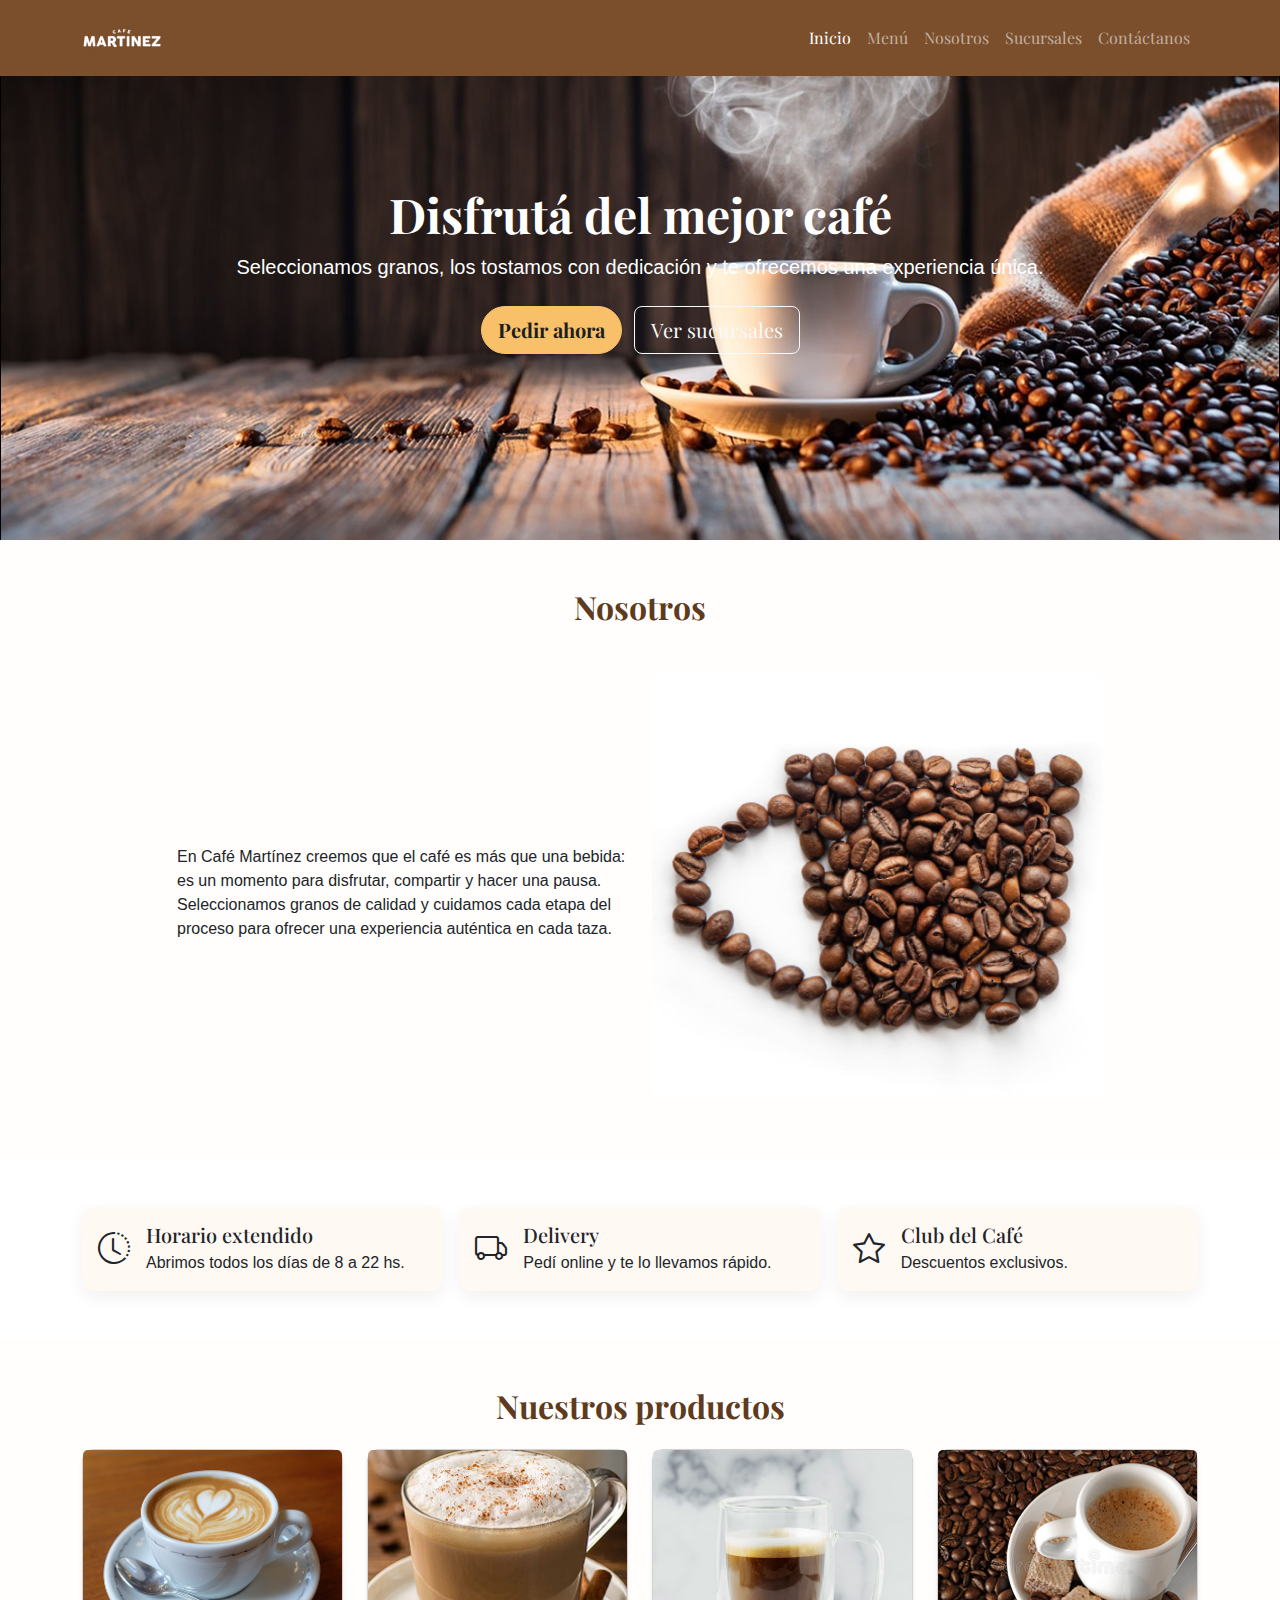
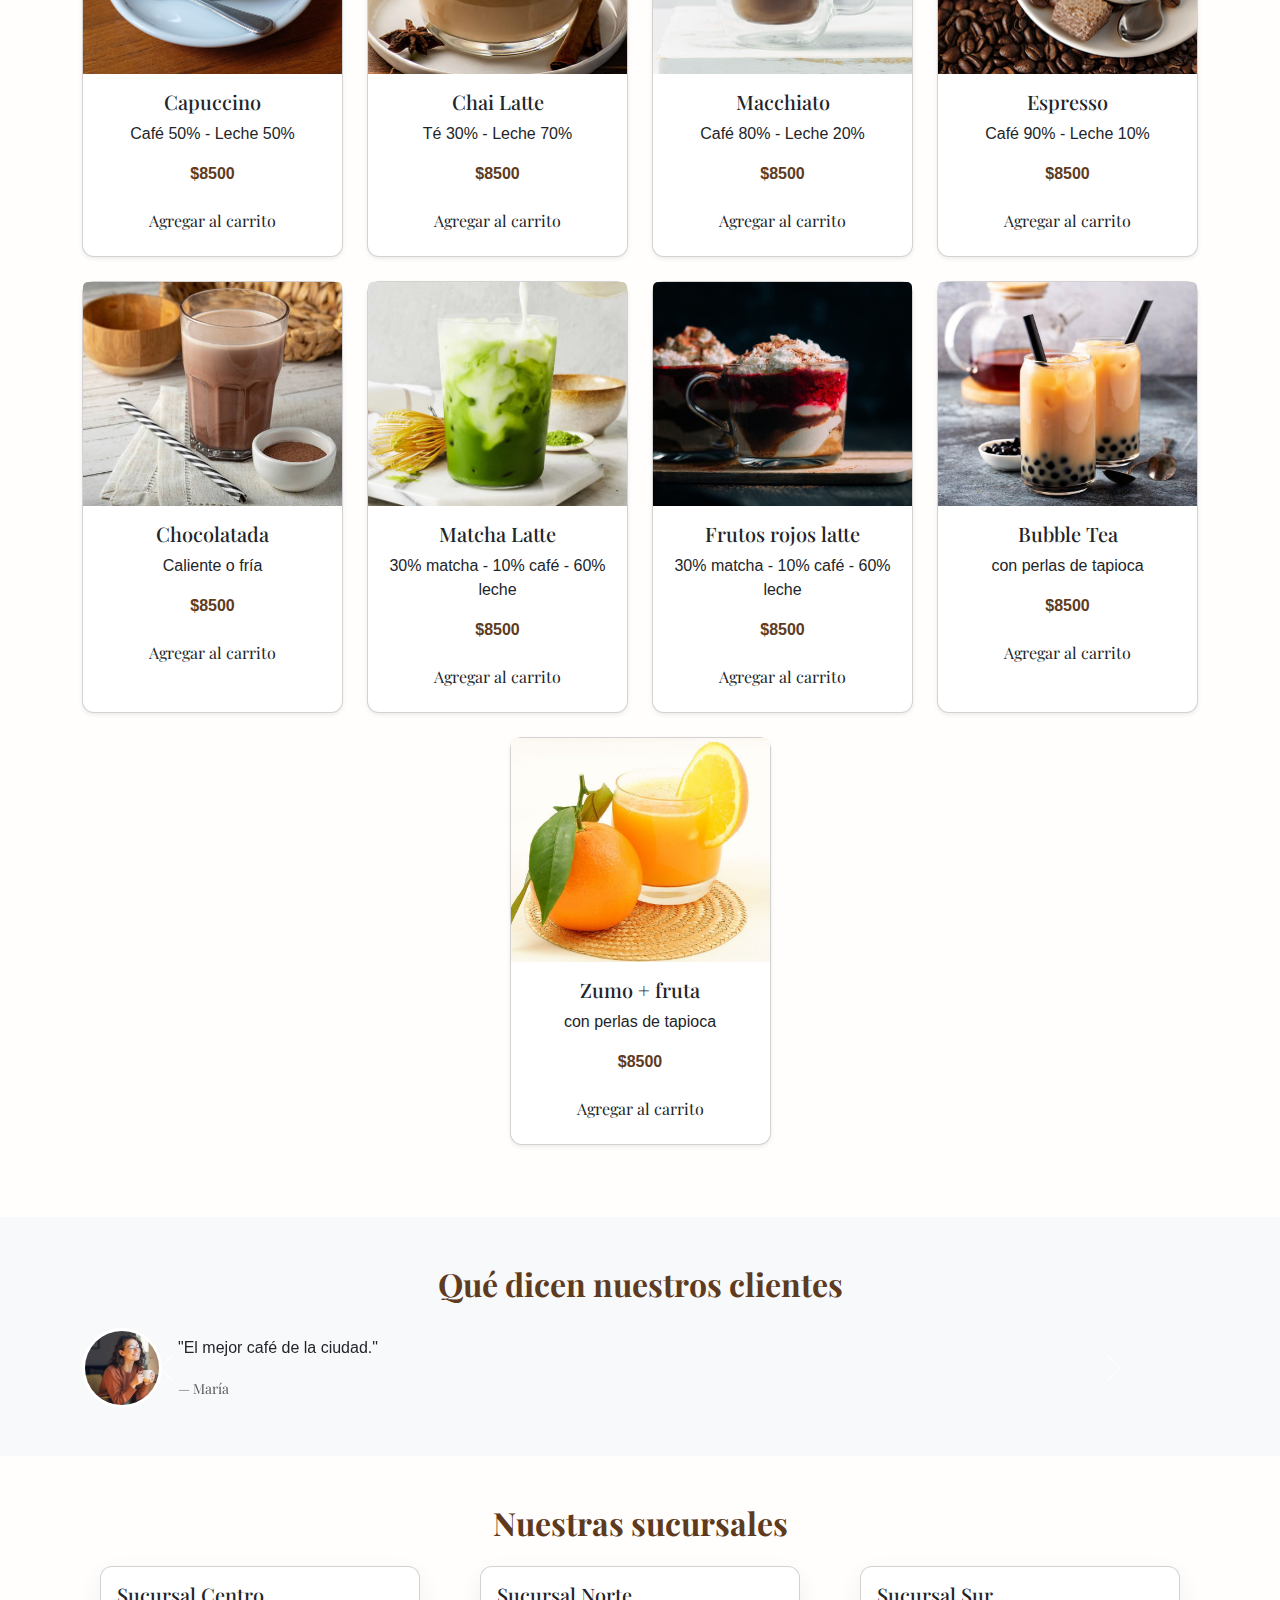
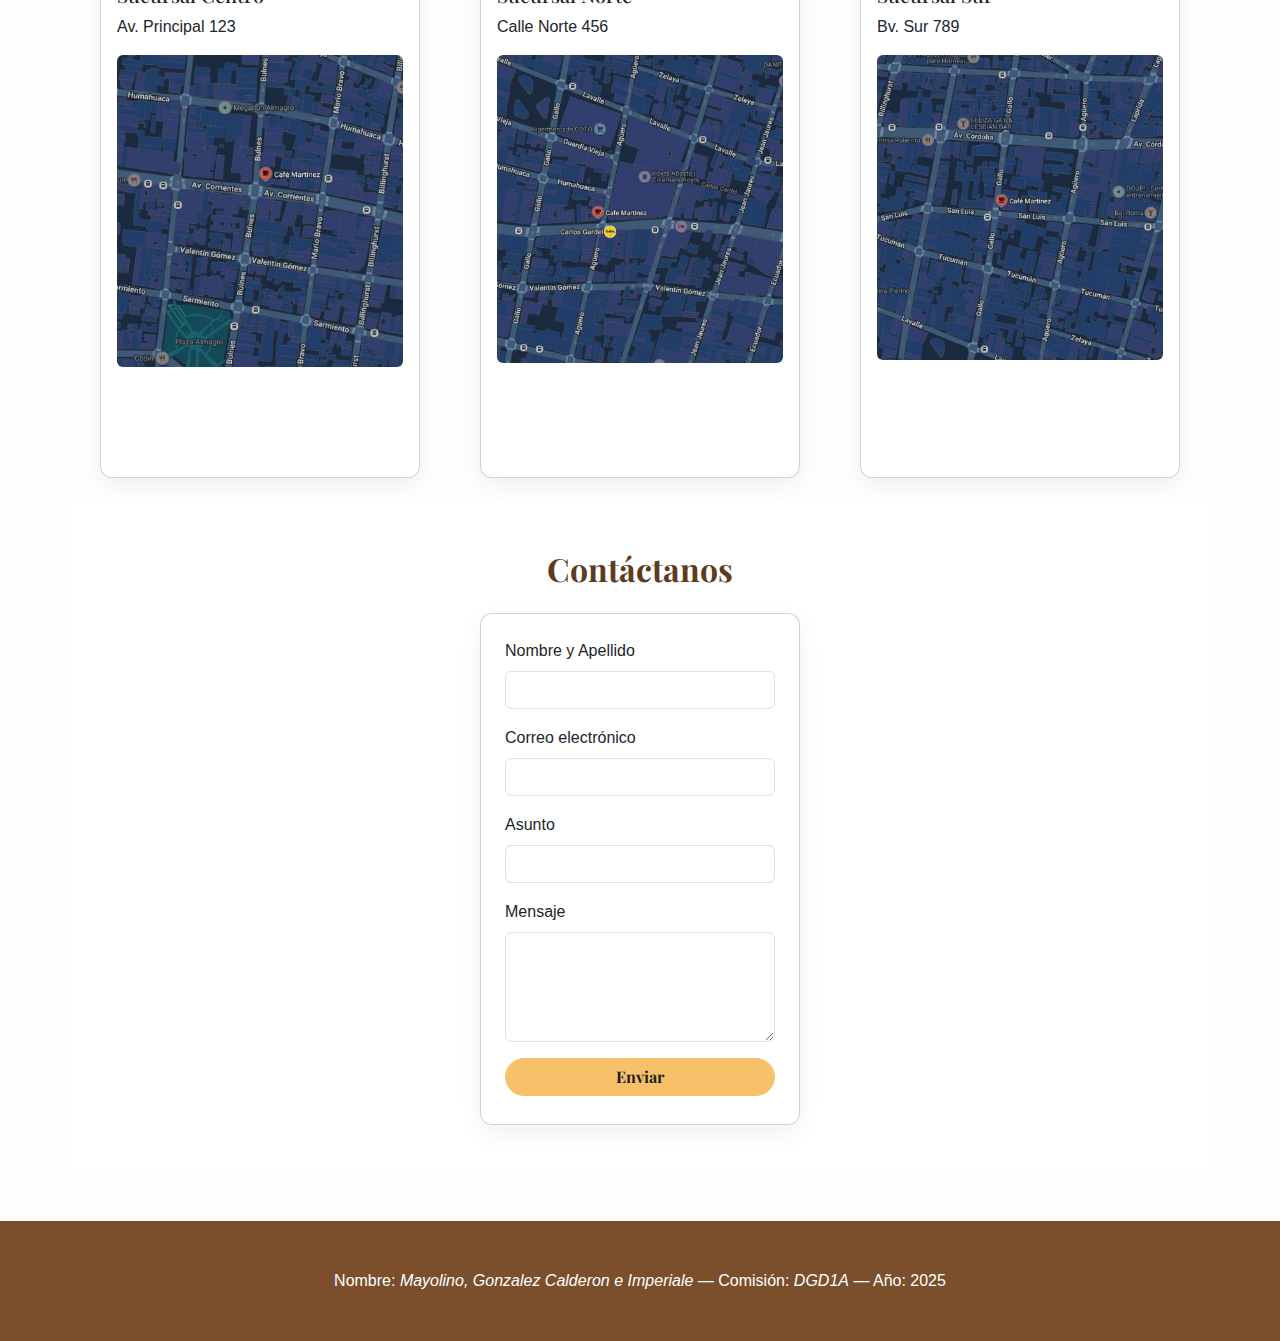
<file: index.html>
<!DOCTYPE html>
<html lang="es">
<head>
  <meta charset="utf-8" />
  <meta name="viewport" content="width=device-width, initial-scale=1" />
  <title>Café - Proyecto</title>

  <!-- Google Font -->
  <link href="https://fonts.googleapis.com/css2?family=Playfair+Display:wght@400;600;700&display=swap" rel="stylesheet">

  <!-- Bootstrap CSS -->
  <link href="https://cdn.jsdelivr.net/npm/bootstrap@5.3.2/dist/css/bootstrap.min.css" rel="stylesheet">

  <!-- Bootstrap Icons -->
  <link rel="stylesheet" href="https://cdn.jsdelivr.net/npm/bootstrap-icons@1.11.3/font/bootstrap-icons.css">

  <!-- CSS -->
  <link rel="stylesheet" href="style.css">

  
</head>

<body>

  <!-- NAV -->
  <header>
<nav class="navbar navbar-expand-lg navbar-dark bg-brown fixed-top">
      <div class="container">
        <a class="navbar-brand d-flex align-items-center" href="#">
          <img src="img/timthumb.png" alt="Logo Café" class="logo_cf me-2">
        </a>

        <button class="navbar-toggler" type="button" data-bs-toggle="collapse" data-bs-target="#mainNav">
          <span class="navbar-toggler-icon"></span>
        </button>

        <div class="collapse navbar-collapse" id="mainNav">
          <ul class="navbar-nav ms-auto">
            <li class="nav-item"><a class="nav-link active" href="#inicio">Inicio</a></li>
            <li class="nav-item"><a class="nav-link" href="#productos">Menú</a></li>
            <li class="nav-item"><a class="nav-link" href="#nosotros">Nosotros</a></li>
            <li class="nav-item"><a class="nav-link" href="#sucursales">Sucursales</a></li>
            <li class="nav-item"><a class="nav-link" href="#contacto">Contáctanos</a></li>
          </ul>
        </div>
      </div>
    </nav>
  </header>

  <!-- HERO -->
  <main>
    <section id="inicio" class="hero d-flex align-items-center">
      <div class="container text-center">
        <h1 class="display-5 fw-bold">Disfrutá del mejor café</h1>
        <p class="lead mb-4">Seleccionamos granos, los tostamos con dedicación y te ofrecemos una experiencia única.</p>
        <a href="#productos" class="btn btn-lg btn-cta me-2">Pedir ahora</a>
        <a href="#sucursales" class="btn btn-outline-light btn-lg">Ver sucursales</a>
      </div>
    </section>

    <!-- NOSOTROS -->
<section id="nosotros" class="py-5">
  <div class="container">

    <h2 class="title2 text-center mb-5">Nosotros</h2>

    <div class="row align-items-center justify-content-center g-4">

      <!-- TEXTO -->
      <div class="col-md-5">
        <p class="mb-0">
          En Café Martínez creemos que el café es más que una bebida: es un momento
          para disfrutar, compartir y hacer una pausa. Seleccionamos granos de
          calidad y cuidamos cada etapa del proceso para ofrecer una experiencia
          auténtica en cada taza.
        </p>
      </div>

      <!-- IMAGEN -->
      <div class="col-md-5">
        <img
          src="img/Mask group.jpg"
          class="img-fluid rounded"
          alt="Preparación de café"
        >
      </div>

    </div>

  </div>
</section>


    <!-- PASTILLAS -->
    <section class="py-5 bg-white">
      <div class="container">
        <div class="row g-3 justify-content-center">

          <div class="col-12 col-sm-6 col-md-4">
            <div class="info-pill p-3 d-flex gap-3">
              <i class="bi bi-clock-history fs-2"></i>
              <div>
                <h5 class="mb-1">Horario extendido</h5>
                <p class="small mb-0">Abrimos todos los días de 8 a 22 hs.</p>
              </div>
            </div>
          </div>

          <div class="col-12 col-sm-6 col-md-4">
            <div class="info-pill p-3 d-flex gap-3">
              <i class="bi bi-truck fs-2"></i>
              <div>
                <h5 class="mb-1">Delivery</h5>
                <p class="small mb-0">Pedí online y te lo llevamos rápido.</p>
              </div>
            </div>
          </div>

          <div class="col-12 col-sm-6 col-md-4">
            <div class="info-pill p-3 d-flex gap-3 pointer" data-bs-toggle="modal" data-bs-target="#infoModal">
              <i class="bi bi-star fs-2"></i>
              <div>
                <h5 class="mb-1">Club del Café</h5>
                <p class="small mb-0">Descuentos exclusivos.</p>
              </div>
            </div>
          </div>

        </div>
      </div>
    </section>

    <!-- MODAL -->
    <div class="modal fade" id="infoModal" tabindex="-1">
      <div class="modal-dialog modal-dialog-centered">
        <div class="modal-content">
          <div class="modal-header">
            <h5 class="modal-title">Club del Café</h5>
            <button type="button" class="btn-close" data-bs-dismiss="modal"></button>
          </div>
          <div class="modal-body">
            <p>Accedé a descuentos mensuales y beneficios especiales.</p>
          </div>
        </div>
      </div>
    </div>

    <!-- PRODUCTOS -->
<section id="productos" class="py-5 center-cards">
  <div class="container">
    <h2 class="title2 text-center mb-4">Nuestros productos</h2>

    <!-- ROW para las cards -->
    <div class="row" id="lista-productos">
      <!-- Aquí JS insertará las columnas con productos -->
    </div>

  </div>
</section>


    <!-- TESTIMONIALES -->
    <section class="py-5 bg-light">
      <div class="container">
        <h2 class="title2 text-center mb-4">Qué dicen nuestros clientes</h2>

        <div id="testimonialsCarousel" class="carousel slide" data-bs-ride="carousel">
          <div class="carousel-inner">

            <div class="carousel-item active">
              <div class="d-flex flex-column flex-md-row align-items-center gap-3">
                <img src="img/persona1.jpg" class="testimonial-img rounded-circle">
                <div>
                  <p>"El mejor café de la ciudad."</p>
                  <small class="text-muted">— María</small>
                </div>
              </div>
            </div>

            <div class="carousel-item">
              <div class="d-flex flex-column flex-md-row align-items-center gap-3">
                <img src="img/person2.jpg" class="testimonial-img rounded-circle">
                <div>
                  <p>"Excelente atención."</p>
                  <small class="text-muted">— Juan</small>
                </div>
              </div>
            </div>

            <div class="carousel-item">
              <div class="d-flex flex-column flex-md-row align-items-center gap-3">
                <img src="img/person3.jpg" class="testimonial-img rounded-circle">
                <div>
                  <p>"Las nuevas variedades son increíbles."</p>
                  <small class="text-muted">— Laura</small>
                </div>
              </div>
            </div>

          </div>

          <button class="carousel-control-prev" type="button" data-bs-target="#testimonialsCarousel" data-bs-slide="prev">
            <span class="carousel-control-prev-icon"></span>
          </button>

          <button class="carousel-control-next" type="button" data-bs-target="#testimonialsCarousel" data-bs-slide="next">
            <span class="carousel-control-next-icon"></span>
          </button>
        </div>

      </div>
    </section>

    <!-- SUCURSALES -->
<section id="sucursales" class="py-5 center-cards">
      <div class="container">
        <h2 class="title2 text-center mb-4">Nuestras sucursales</h2>
<div class="row g-4 justify-content-center">

  <div class="col-md-4">
    <div class="card p-3">

      <h5>Sucursal Centro</h5>
      <p class="small">Av. Principal 123</p>

      <a
        href="https://www.google.com/maps/place/Cafe+Martinez/@-34.6039401,-58.4165959,17z/data=!4m10!1m2!2m1!1scafe+martinez+av+principal+123!3m6!1s0x95bcca8b7c33cd41:0x40c6812f67fb0296!8m2!3d-34.6039401!4d-58.4118323!15sCh5jYWZlIG1hcnRpbmV6IGF2IHByaW5jaXBhbCAxMjMiA4gBAVogIh5jYWZlIG1hcnRpbmV6IGF2IHByaW5jaXBhbCAxMjOSAQxlc3ByZXNzb19iYXKaASRDaGREU1VoTk1HOW5TMFZKUTBGblNVTmxhelkyT1hkUlJSQULgAQD6AQQIABAs!16s%2Fg%2F11c1mqyrv_?entry=ttu&g_ep=EgoyMDI1MTIwOS4wIKXMDSoASAFQAw%3D%3D"
        target="_blank"
        rel="noopener noreferrer"
      >
        <img src="img/ubicacion1.jpg" class="img-fluid rounded" alt="Mapa sucursal centro">
      </a>

    </div>
  </div>

  <div class="col-md-4">
    <div class="card p-3">

      <h5>Sucursal Norte</h5>
      <p class="small">Calle Norte 456</p>

      <a
        href="https://www.google.com/maps/place/Caf%C3%A9+Mart%C3%ADnez/@-34.6033193,-58.4225932,17z/data=!4m10!1m2!2m1!1scafe+martinez+av+principal+123!3m6!1s0x95bcca61fa902165:0x23f14fcc1679f722!8m2!3d-34.6033193!4d-58.4178296![base64]!16s%2Fg%2F11bxf2yznb?entry=ttu&g_ep=EgoyMDI1MTIwOS4wIKXMDSoASAFQAw%3D%3D"
        target="_blank"
        rel="noopener noreferrer"
      >
        <img src="img/ubicacion2.jpg" class="img-fluid rounded" alt="Mapa sucursal norte">
      </a>

    </div>
  </div>

<div class="col-md-4">
  <div class="card p-3">

    <h5>Sucursal Sur</h5>
    <p class="small">Bv. Sur 789</p>

    <a
      href="https://www.google.com/maps/place/Caf%C3%A9+Mart%C3%ADnez/@-34.5991745,-58.4167671,17z/data=!4m10!1m2!2m1!1scafe+martinez+av+principal+123!3m6!1s0x95bccb007119c24b:0x2826c8c131fb310c!8m2!3d-34.5991745!4d-58.4120035!15sCh5jYWZlIG1hcnRpbmV6IGF2IHByaW5jaXBhbCAxMjMiA4gBAVogIh5jYWZlIG1hcnRpbmV6IGF2IHByaW5jaXBhbCAxMjOSAQtjb2ZmZWVfc2hvcJoBJENoZERTVWhOTUc5blMwVkpRMEZuVFVOdk9XWjZaSGQzUlJBQuABAPoBBAgkEBk!16s%2Fg%2F11y62fvzkn?entry=ttu&g_ep=EgoyMDI1MTIwOS4wIKXMDSoASAFQAw%3D%3D"
      target="_blank"
      rel="noopener noreferrer"
    >
      <img src="img/ubicacion3.jpg" class="img-fluid rounded" alt="Mapa sucursal sur">
    </a>

  </div>
</div>

    <!-- CONTACTO -->
<section id="contacto" class="py-5 bg-white center-cards">      <div class="container">
        <h2 class="title2 text-center mb-4">Contáctanos</h2>

        <div class="row justify-content-center">
          <div class="col-md-8">
            <form id="contactForm" class="needs-validation card p-4" novalidate>

              <div class="mb-3">
                <label class="form-label">Nombre y Apellido</label>
                <input type="text" class="form-control" required>
                <div class="invalid-feedback">Ingresá tu nombre.</div>
              </div>

              <div class="mb-3">
                <label class="form-label">Correo electrónico</label>
                <input type="email" class="form-control" required>
                <div class="invalid-feedback">Correo inválido.</div>
              </div>

              <div class="mb-3">
                <label class="form-label">Asunto</label>
                <input type="text" class="form-control" required>
                <div class="invalid-feedback">Especificá el asunto.</div>
              </div>

              <div class="mb-3">
                <label class="form-label">Mensaje</label>
                <textarea class="form-control" rows="4" required></textarea>
                <div class="invalid-feedback">Escribí un mensaje.</div>
              </div>

<button class="btn btn-primary">Enviar</button>

            </form>
          </div>
        </div>

      </div>
    </section>

    <!-- CARRITO STICKY -->
    <div class="sticky-cart" id="stickyCart">
      <div class="container">
        <div class="cart-inner d-flex justify-content-between">
          <div class="flex-grow-1">
            <h6>Resumen del carrito <span class="badge bg-light text-dark" id="cartCount">0</span></h6>
            <div id="cartItems"></div>
          </div>

          <div class="text-end ms-3">
            <div>Total: <span id="cartTotal" class="fw-bold">$0</span></div>
            <button id="clearCartBtn" class="btn btn-sm btn-light mt-2">Vaciar</button>
          </div>
        </div>
      </div>
    </div>

  </main>

  <!-- FOOTER -->
  <footer class="py-5 bg-brown text-white">
    <div class="container">
      <div class="text-center small">
        Nombre: <em>Mayolino, Gonzalez Calderon e Imperiale</em> — Comisión: <em>DGD1A</em> — Año: 2025
      </div>
    </div>
  </footer>

  <!-- Bootstrap JS -->
  <script src="https://cdn.jsdelivr.net/npm/bootstrap@5.3.2/dist/js/bootstrap.bundle.min.js"></script>

  <!-- JS propio -->
<script src="productos.js"></script>
<script src="contacto.js"></script>


  

</body>
</html>
</file>
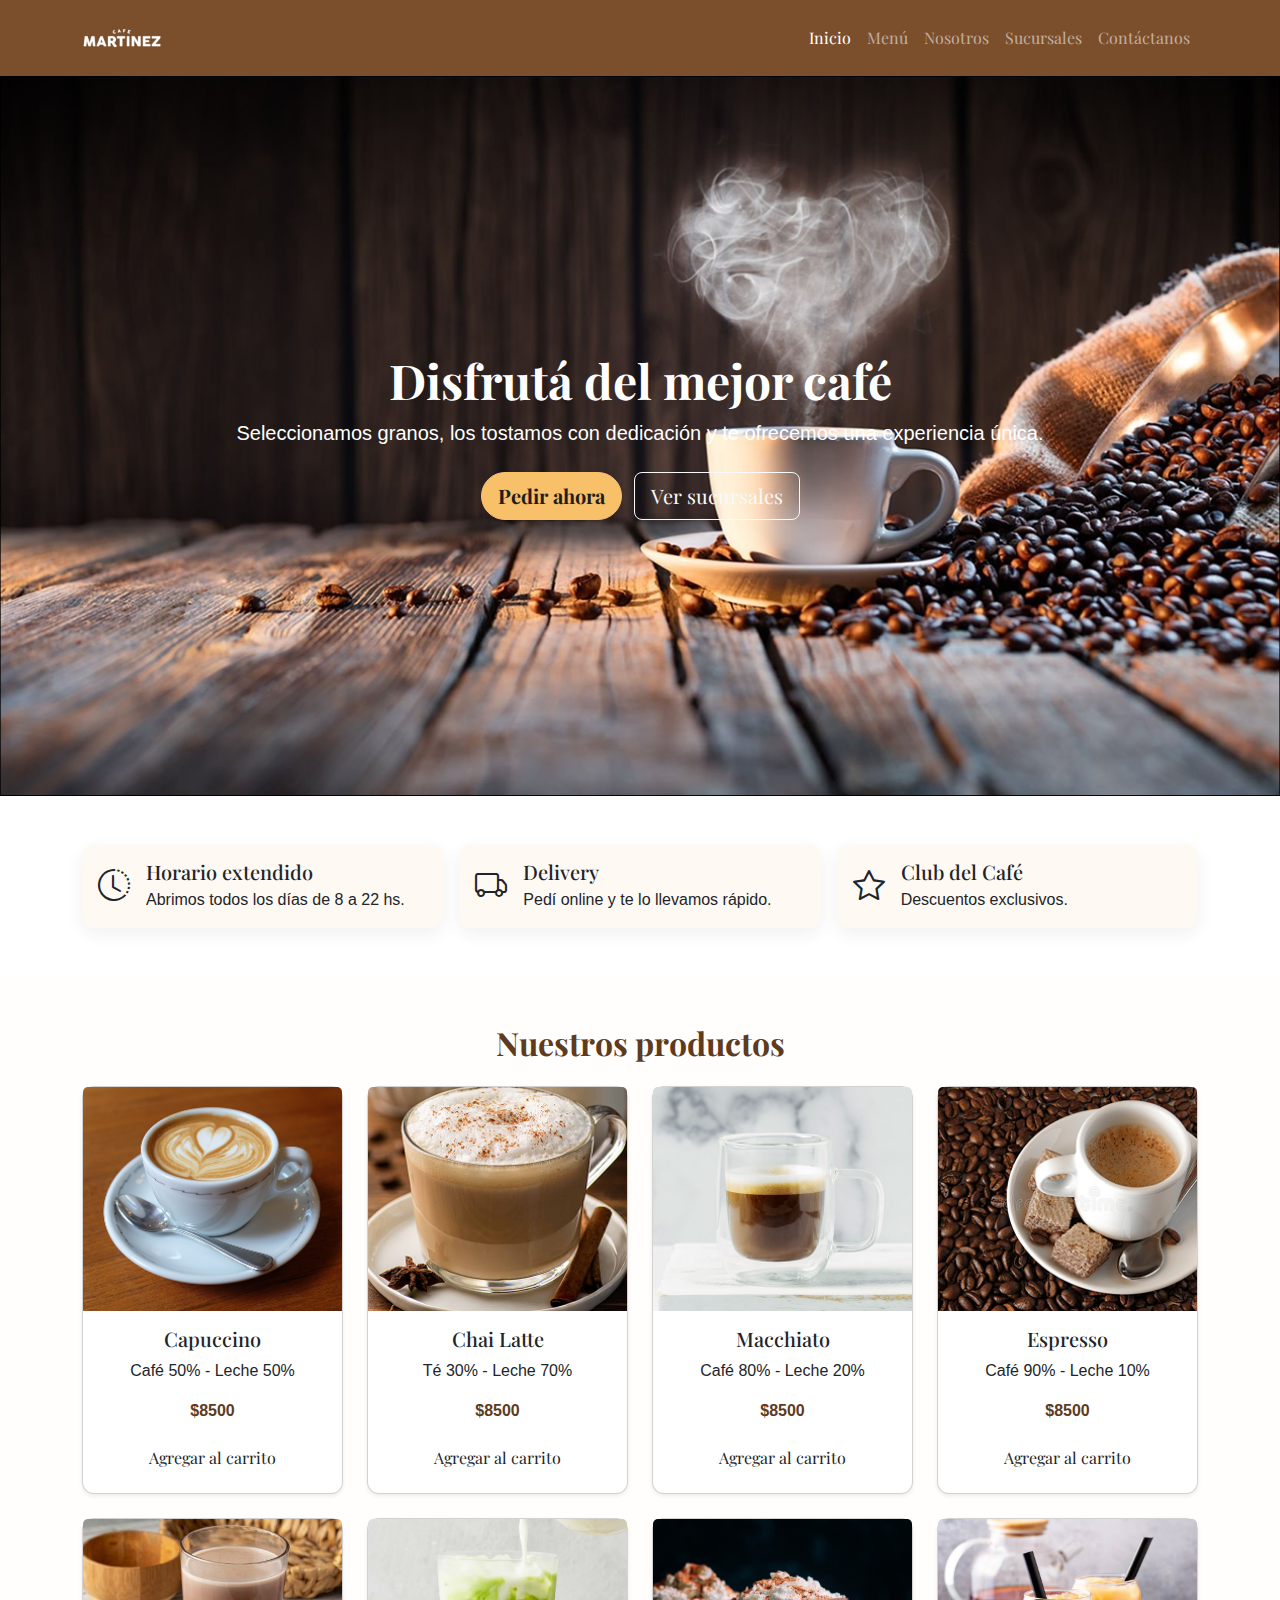
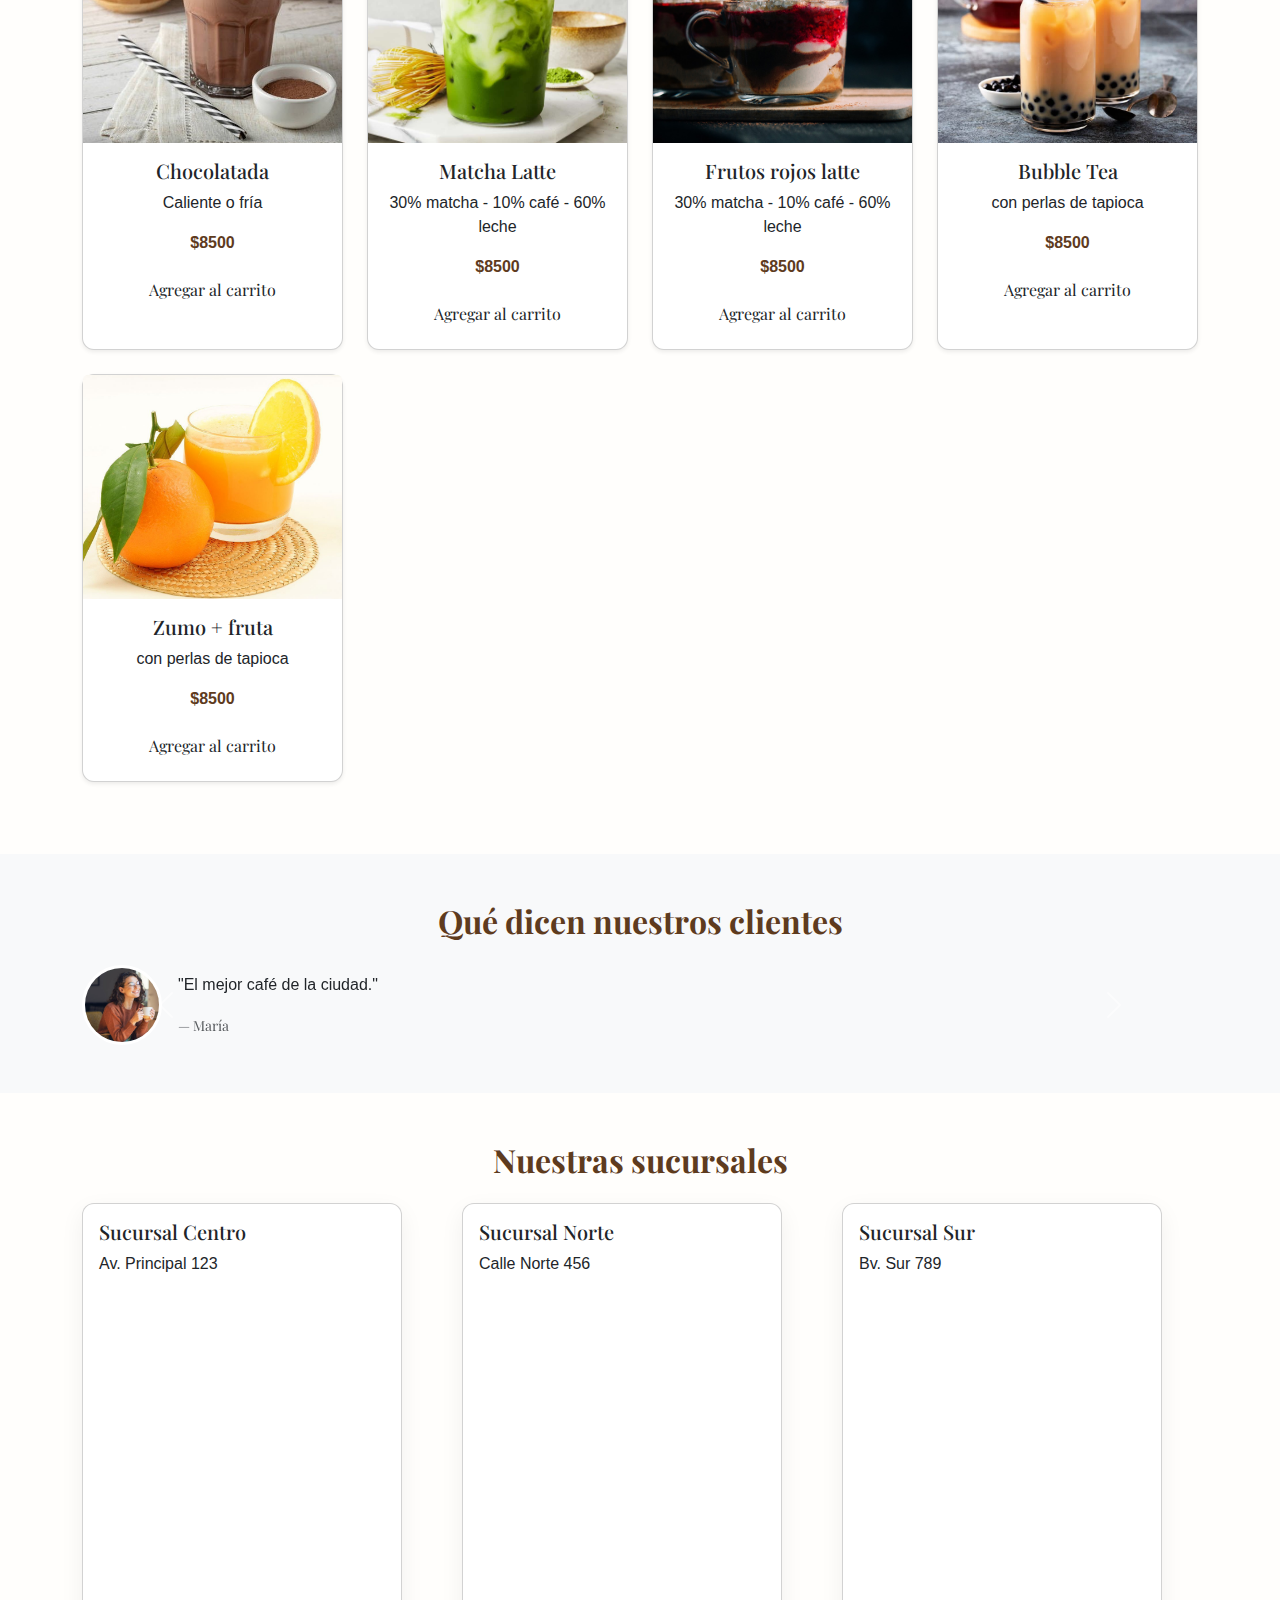
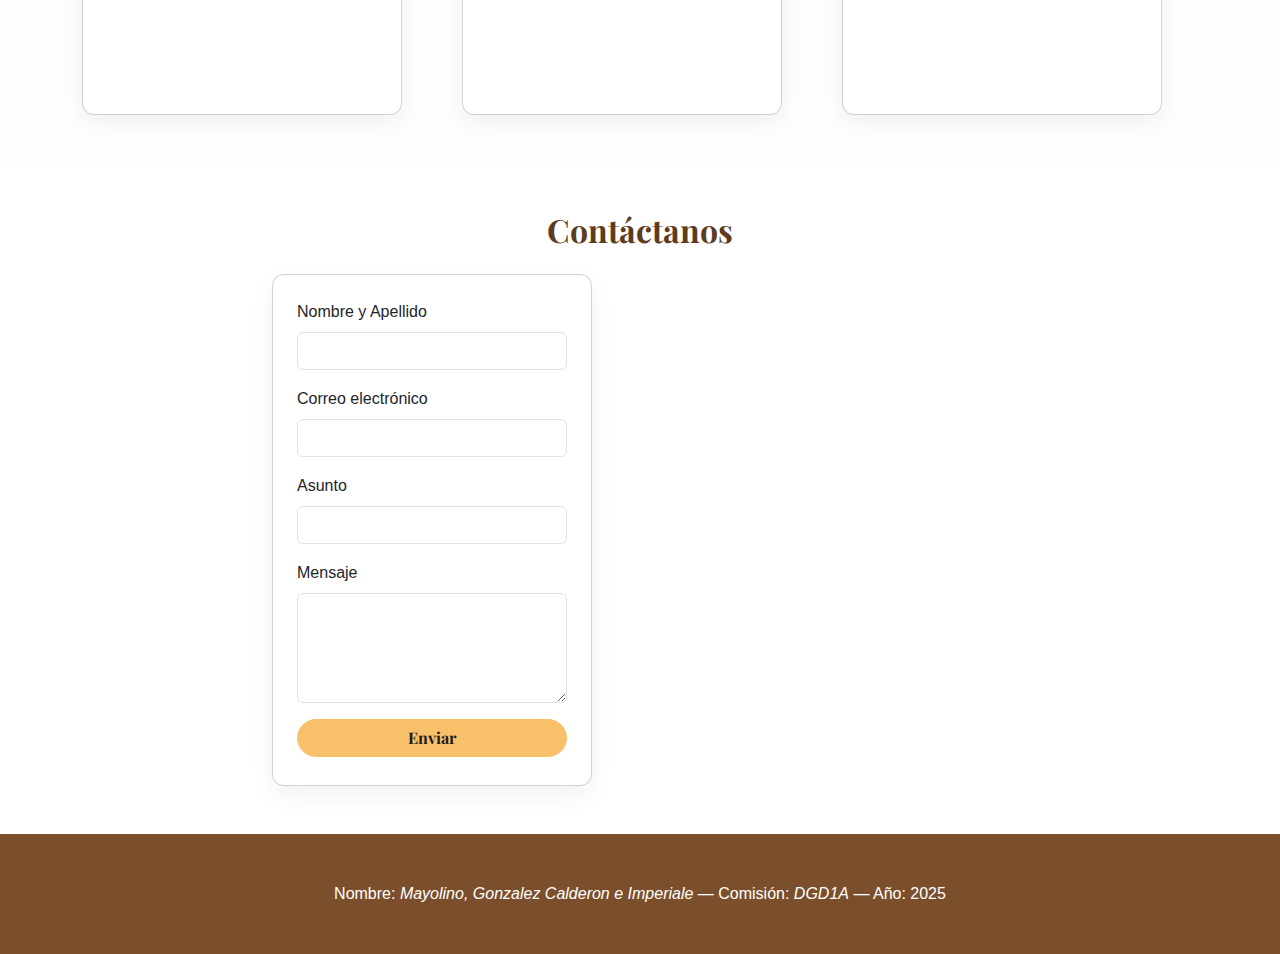
<file: TP_FINAL/index.html>
<!DOCTYPE html>
<html lang="es">
<head>
  <meta charset="utf-8" />
  <meta name="viewport" content="width=device-width, initial-scale=1" />
  <title>Café - Proyecto</title>

  <!-- Google Font -->
  <link href="https://fonts.googleapis.com/css2?family=Playfair+Display:wght@400;600;700&display=swap" rel="stylesheet">

  <!-- Bootstrap CSS -->
  <link href="https://cdn.jsdelivr.net/npm/bootstrap@5.3.2/dist/css/bootstrap.min.css" rel="stylesheet">

  <!-- Bootstrap Icons -->
  <link rel="stylesheet" href="https://cdn.jsdelivr.net/npm/bootstrap-icons@1.11.3/font/bootstrap-icons.css">

  <!-- CSS -->
  <link rel="stylesheet" href="style.css">

  
</head>

<body>

  <!-- NAV -->
  <header>
    <nav class="navbar navbar-expand-lg navbar-dark bg-brown">
      <div class="container">
        <a class="navbar-brand d-flex align-items-center" href="#">
          <img src="img/timthumb.png" alt="Logo Café" class="logo_cf me-2">
        </a>

        <button class="navbar-toggler" type="button" data-bs-toggle="collapse" data-bs-target="#mainNav">
          <span class="navbar-toggler-icon"></span>
        </button>

        <div class="collapse navbar-collapse" id="mainNav">
          <ul class="navbar-nav ms-auto">
            <li class="nav-item"><a class="nav-link active" href="#inicio">Inicio</a></li>
            <li class="nav-item"><a class="nav-link" href="#productos">Menú</a></li>
            <li class="nav-item"><a class="nav-link" href="#nosotros">Nosotros</a></li>
            <li class="nav-item"><a class="nav-link" href="#sucursales">Sucursales</a></li>
            <li class="nav-item"><a class="nav-link" href="#contacto">Contáctanos</a></li>
          </ul>
        </div>
      </div>
    </nav>
  </header>

  <!-- HERO -->
  <main>
    <section id="inicio" class="hero d-flex align-items-center">
      <div class="container text-center">
        <h1 class="display-5 fw-bold">Disfrutá del mejor café</h1>
        <p class="lead mb-4">Seleccionamos granos, los tostamos con dedicación y te ofrecemos una experiencia única.</p>
        <a href="#productos" class="btn btn-lg btn-cta me-2">Pedir ahora</a>
        <a href="#sucursales" class="btn btn-outline-light btn-lg">Ver sucursales</a>
      </div>
    </section>

    <!-- PASTILLAS -->
    <section class="py-5 bg-white">
      <div class="container">
        <div class="row g-3 justify-content-center">

          <div class="col-12 col-sm-6 col-md-4">
            <div class="info-pill p-3 d-flex gap-3">
              <i class="bi bi-clock-history fs-2"></i>
              <div>
                <h5 class="mb-1">Horario extendido</h5>
                <p class="small mb-0">Abrimos todos los días de 8 a 22 hs.</p>
              </div>
            </div>
          </div>

          <div class="col-12 col-sm-6 col-md-4">
            <div class="info-pill p-3 d-flex gap-3">
              <i class="bi bi-truck fs-2"></i>
              <div>
                <h5 class="mb-1">Delivery</h5>
                <p class="small mb-0">Pedí online y te lo llevamos rápido.</p>
              </div>
            </div>
          </div>

          <div class="col-12 col-sm-6 col-md-4">
            <div class="info-pill p-3 d-flex gap-3 pointer" data-bs-toggle="modal" data-bs-target="#infoModal">
              <i class="bi bi-star fs-2"></i>
              <div>
                <h5 class="mb-1">Club del Café</h5>
                <p class="small mb-0">Descuentos exclusivos.</p>
              </div>
            </div>
          </div>

        </div>
      </div>
    </section>

    <!-- MODAL -->
    <div class="modal fade" id="infoModal" tabindex="-1">
      <div class="modal-dialog modal-dialog-centered">
        <div class="modal-content">
          <div class="modal-header">
            <h5 class="modal-title">Club del Café</h5>
            <button type="button" class="btn-close" data-bs-dismiss="modal"></button>
          </div>
          <div class="modal-body">
            <p>Accedé a descuentos mensuales y beneficios especiales.</p>
          </div>
        </div>
      </div>
    </div>

    <!-- PRODUCTOS -->
<section id="productos" class="py-5">
  <div class="container">
    <h2 class="title2 text-center mb-4">Nuestros productos</h2>

    <!-- ROW para las cards -->
    <div class="row" id="lista-productos">
      <!-- Aquí JS insertará las columnas con productos -->
    </div>

  </div>
</section>


    <!-- TESTIMONIALES -->
    <section class="py-5 bg-light">
      <div class="container">
        <h2 class="title2 text-center mb-4">Qué dicen nuestros clientes</h2>

        <div id="testimonialsCarousel" class="carousel slide" data-bs-ride="carousel">
          <div class="carousel-inner">

            <div class="carousel-item active">
              <div class="d-flex flex-column flex-md-row align-items-center gap-3">
                <img src="img/persona1.jpg" class="testimonial-img rounded-circle">
                <div>
                  <p>"El mejor café de la ciudad."</p>
                  <small class="text-muted">— María</small>
                </div>
              </div>
            </div>

            <div class="carousel-item">
              <div class="d-flex flex-column flex-md-row align-items-center gap-3">
                <img src="img/person2.jpg" class="testimonial-img rounded-circle">
                <div>
                  <p>"Excelente atención."</p>
                  <small class="text-muted">— Juan</small>
                </div>
              </div>
            </div>

            <div class="carousel-item">
              <div class="d-flex flex-column flex-md-row align-items-center gap-3">
                <img src="img/person3.jpg" class="testimonial-img rounded-circle">
                <div>
                  <p>"Las nuevas variedades son increíbles."</p>
                  <small class="text-muted">— Laura</small>
                </div>
              </div>
            </div>

          </div>

          <button class="carousel-control-prev" type="button" data-bs-target="#testimonialsCarousel" data-bs-slide="prev">
            <span class="carousel-control-prev-icon"></span>
          </button>

          <button class="carousel-control-next" type="button" data-bs-target="#testimonialsCarousel" data-bs-slide="next">
            <span class="carousel-control-next-icon"></span>
          </button>
        </div>

      </div>
    </section>

    <!-- SUCURSALES -->
    <section id="sucursales" class="py-5">
      <div class="container">
        <h2 class="title2 text-center mb-4">Nuestras sucursales</h2>

        <div class="row g-4 justify-content-center">
          <div class="col-md-4"><div class="card p-3"><h5>Sucursal Centro</h5><p class="small">Av. Principal 123</p></div></div>
          <div class="col-md-4"><div class="card p-3"><h5>Sucursal Norte</h5><p class="small">Calle Norte 456</p></div></div>
          <div class="col-md-4"><div class="card p-3"><h5>Sucursal Sur</h5><p class="small">Bv. Sur 789</p></div></div>
        </div>
      </div>
    </section>

    <!-- CONTACTO -->
    <section id="contacto" class="py-5 bg-white">
      <div class="container">
        <h2 class="title2 text-center mb-4">Contáctanos</h2>

        <div class="row justify-content-center">
          <div class="col-md-8">
            <form id="contactForm" class="needs-validation card p-4" novalidate>

              <div class="mb-3">
                <label class="form-label">Nombre y Apellido</label>
                <input type="text" class="form-control" required>
                <div class="invalid-feedback">Ingresá tu nombre.</div>
              </div>

              <div class="mb-3">
                <label class="form-label">Correo electrónico</label>
                <input type="email" class="form-control" required>
                <div class="invalid-feedback">Correo inválido.</div>
              </div>

              <div class="mb-3">
                <label class="form-label">Asunto</label>
                <input type="text" class="form-control" required>
                <div class="invalid-feedback">Especificá el asunto.</div>
              </div>

              <div class="mb-3">
                <label class="form-label">Mensaje</label>
                <textarea class="form-control" rows="4" required></textarea>
                <div class="invalid-feedback">Escribí un mensaje.</div>
              </div>

<button class="btn btn-primary">Enviar</button>

            </form>
          </div>
        </div>

      </div>
    </section>

    <!-- CARRITO STICKY -->
    <div class="sticky-cart" id="stickyCart">
      <div class="container">
        <div class="cart-inner d-flex justify-content-between">
          <div class="flex-grow-1">
            <h6>Resumen del carrito <span class="badge bg-light text-dark" id="cartCount">0</span></h6>
            <div id="cartItems"></div>
          </div>

          <div class="text-end ms-3">
            <div>Total: <span id="cartTotal" class="fw-bold">$0</span></div>
            <button id="clearCartBtn" class="btn btn-sm btn-light mt-2">Vaciar</button>
          </div>
        </div>
      </div>
    </div>

  </main>

  <!-- FOOTER -->
  <footer class="py-5 bg-brown text-white">
    <div class="container">
      <div class="text-center small">
        Nombre: <em>Mayolino, Gonzalez Calderon e Imperiale</em> — Comisión: <em>DGD1A</em> — Año: 2025
      </div>
    </div>
  </footer>

  <!-- Bootstrap JS -->
  <script src="https://cdn.jsdelivr.net/npm/bootstrap@5.3.2/dist/js/bootstrap.bundle.min.js"></script>

  <!-- JS propio -->
<script src="productos.js"></script>
<script src="contacto.js"></script>


  

</body>
</html>
</file>
<file: style.css>
:root {
  --brown-700: #7b4f2c;
  --brown-900: #5e3b1e;
  --accent: #F9C06A;
  --bg-page: #FFFEFC;
}

body {
  background: var(--bg-page);
  font-family: 'Playfair Display', serif;
  margin: 0;
  font-size: 1rem;
}

p,
.small,
.form-control,
label {
  font-family: 'Poppins', sans-serif;
  font-size: 1rem;
}

img {
  max-width: 100%;
  height: auto;
  display: block;
}


.bg-brown {
  background-color: var(--brown-700) !important;
}

.logo_cf {
  width: 5rem;
  height: 3.125rem;
  object-fit: cover;
}


.hero {
  background-image: url('img/coffee_image.jpg');
  background-size: cover;
  background-position: center;
  color: #fff;
  min-height: 60vh;
  padding: 4rem 1rem;
}

.btn-cta,
.btn-primary {
  background-color: var(--accent);
  border-color: var(--accent);
  color: #1E1E1E;
  border-radius: 1.5rem;
  font-weight: 700;
}

.btn-cta:hover,
.btn-primary:hover {
  background-color: #e0aa4f;
  border-color: #e0aa4f;
  color: #1E1E1E;
}


.title2 {
  color: var(--brown-900);
  font-weight: 700;
  font-size: 2rem;
}

.info-pill {
  background: #fff9f4;
  border-radius: .75rem;
  box-shadow: 0 .375rem 1.125rem rgba(0,0,0,0.06);
}

.pointer {
  cursor: pointer;
}


.cards-cafe {
  gap: 1rem;
}

.card {
  max-width: 20rem;
  height: 32rem;
  border-radius: .75rem;
  box-shadow: 0 .5rem 1.5rem rgba(0,0,0,0.06);
  display: flex;
  flex-direction: column;
  transition: transform .25s ease, box-shadow .25s ease;
}

.card:hover {
  transform: translateY(-.375rem);
  box-shadow: 0 .875rem 2.125rem rgba(0,0,0,0.12);
}

.card-body {
  flex: 1;
}

.card-img-top {
  height: 14rem;
  object-fit: cover;
  width: 100%;
}

.precio {
  font-weight: 700;
  color: var(--brown-900);
}


.testimonial-img {
  width: 5rem;
  height: 5rem;
  object-fit: cover;
  border-radius: 50%;
  border: .1875rem solid #fff;
}


.sticky-cart {
  position: fixed;
  bottom: 0;
  width: 100%;
  display: none;
  background: rgba(123,79,44,0.97);
  color: white;
  padding: .8rem 0;
  z-index: 999;
}

.cart-item {
  border-bottom: 1px dashed rgba(255,255,255,.2);
}


footer a {
  color: white;
  text-decoration: none;
}


@media (max-width: 992px) {
  body {
    font-size: 1rem;
  }

  h1,
  h2,
  h3,
  h4,
  h5 {
    font-size: 1.2rem;
  }
}


.center-cards .card {
  margin-left: auto;
  margin-right: auto;
}

.center-cards .row {
  justify-content: center;
}

#sucursales a img {
  cursor: pointer;
  transition: transform .2s ease, box-shadow .2s ease;
}

#sucursales a img:hover {
  transform: scale(1.03);
  box-shadow: 0 .5rem 1rem rgba(0,0,0,.15);
}
#nosotros .card {
  background-color: #fff9f4;
}
</file>
<file: TP_FINAL/style.css>
:root {
  --brown-700: #7b4f2c;
  --brown-900: #5e3b1e;
  --accent: #F9C06A;
  --bg-page: #FFFEFC;
}

body {
  background: var(--bg-page);
  font-family: 'Playfair Display', serif;
  margin: 0;
  font-size: 1rem;
}

p,
.small,
.form-control,
label {
  font-family: 'Poppins', sans-serif;
  font-size: 1rem;
}

img {
  max-width: 100%;
  height: auto;
  display: block;
}


.bg-brown {
  background-color: var(--brown-700) !important;
}

.logo_cf {
  width: 5rem;
  height: 3.125rem;
  object-fit: cover;
}


.hero {
  background-image: url('img/coffee_image.jpg');
  background-size: cover;
  background-position: center;
  color: #fff;
  min-height: 60vh;
  padding: 4rem 1rem;
}

.btn-cta,
.btn-primary {
  background-color: var(--accent);
  border-color: var(--accent);
  color: #1E1E1E;
  border-radius: 1.5rem;
  font-weight: 700;
}

.btn-cta:hover,
.btn-primary:hover {
  background-color: #e0aa4f;
  border-color: #e0aa4f;
  color: #1E1E1E;
}


.title2 {
  color: var(--brown-900);
  font-weight: 700;
  font-size: 2rem;
}

.info-pill {
  background: #fff9f4;
  border-radius: .75rem;
  box-shadow: 0 .375rem 1.125rem rgba(0,0,0,0.06);
}

.pointer {
  cursor: pointer;
}


.cards-cafe {
  gap: 1rem;
}

.card {
  max-width: 20rem;
  height: 32rem;
  border-radius: .75rem;
  box-shadow: 0 .5rem 1.5rem rgba(0,0,0,0.06);
  display: flex;
  flex-direction: column;
  transition: transform .25s ease, box-shadow .25s ease;
}

.card:hover {
  transform: translateY(-.375rem);
  box-shadow: 0 .875rem 2.125rem rgba(0,0,0,0.12);
}

.card-body {
  flex: 1;
}

.card-img-top {
  height: 14rem;
  object-fit: cover;
  width: 100%;
}

.precio {
  font-weight: 700;
  color: var(--brown-900);
}


.testimonial-img {
  width: 5rem;
  height: 5rem;
  object-fit: cover;
  border-radius: 50%;
  border: .1875rem solid #fff;
}


.sticky-cart {
  position: fixed;
  bottom: 0;
  width: 100%;
  display: none;
  background: rgba(123,79,44,0.97);
  color: white;
  padding: .8rem 0;
  z-index: 999;
}

.cart-item {
  border-bottom: 1px dashed rgba(255,255,255,.2);
}


footer a {
  color: white;
  text-decoration: none;
}


@media (max-width: 992px) {
  body {
    font-size: 1rem;
  }

  h1,
  h2,
  h3,
  h4,
  h5 {
    font-size: 1.2rem;
  }
}


@media (min-width: 768px) {
  .hero {
    min-height: 80vh;
    padding: 6rem 0;
  }
}
</file>
